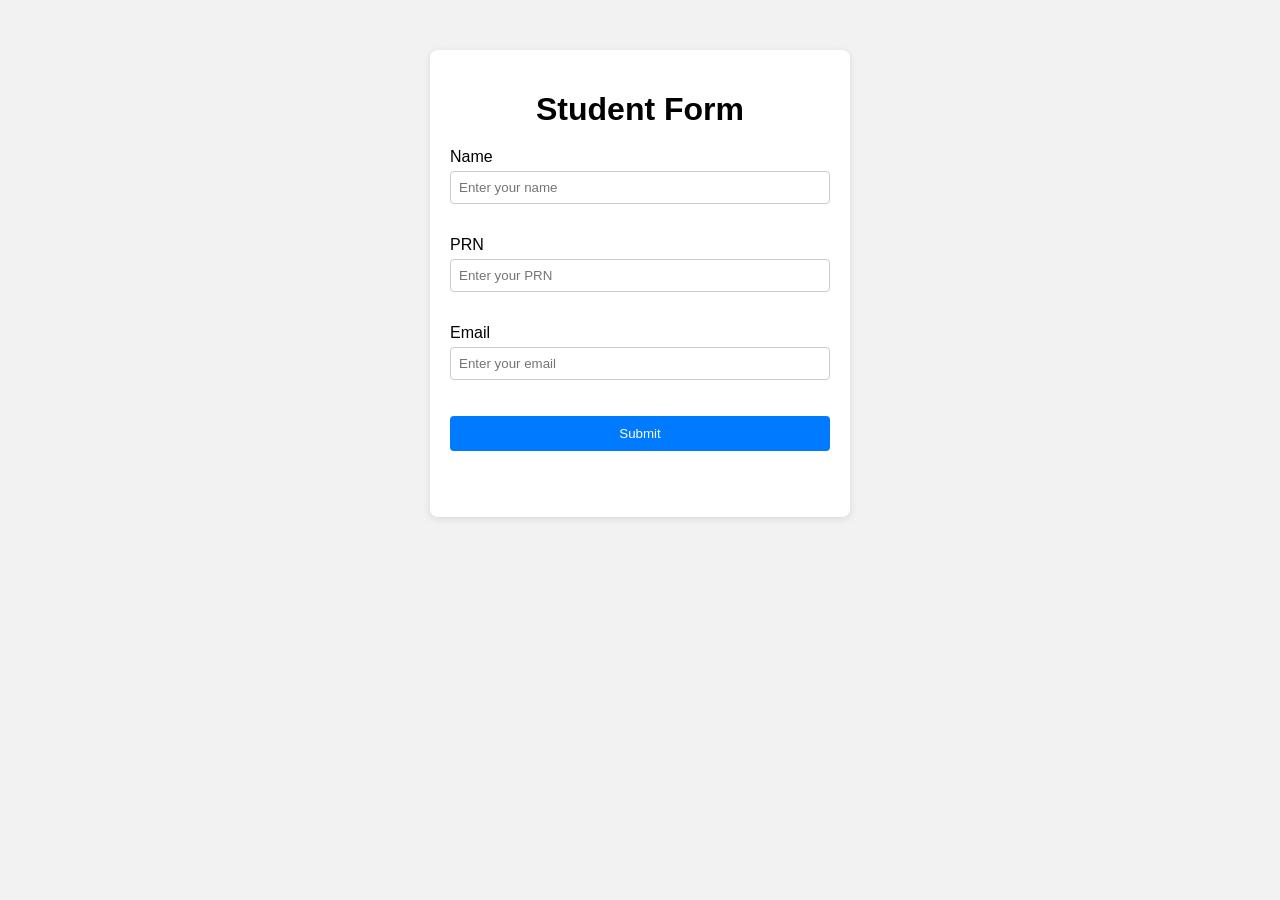
<file: Assignment-form_validation/index.html>
<!DOCTYPE html>
<html lang="en">
<head>
  <meta charset="UTF-8" />
  <meta name="viewport" content="width=device-width, initial-scale=1.0" />
  <title>Student Form Validation</title>
  <link rel="stylesheet" href="style.css" />
</head>
<body>
  <div class="container">
    <h1>Student Form</h1>

    <form id="studentForm" novalidate>
      <label for="name">Name</label>
      <input type="text" id="name" placeholder="Enter your name" />
      <p class="error" id="nameError"></p>

      <label for="prn">PRN</label>
      <input type="text" id="prn" placeholder="Enter your PRN" />
      <p class="error" id="prnError"></p>

      <label for="email">Email</label>
      <input type="text" id="email" placeholder="Enter your email" />
      <p class="error" id="emailError"></p>

      <button type="submit">Submit</button>
      <p class="success" id="successMsg"></p>
    </form>
  </div>

  <script src="script.js"></script>
</body>
</html>
</file>
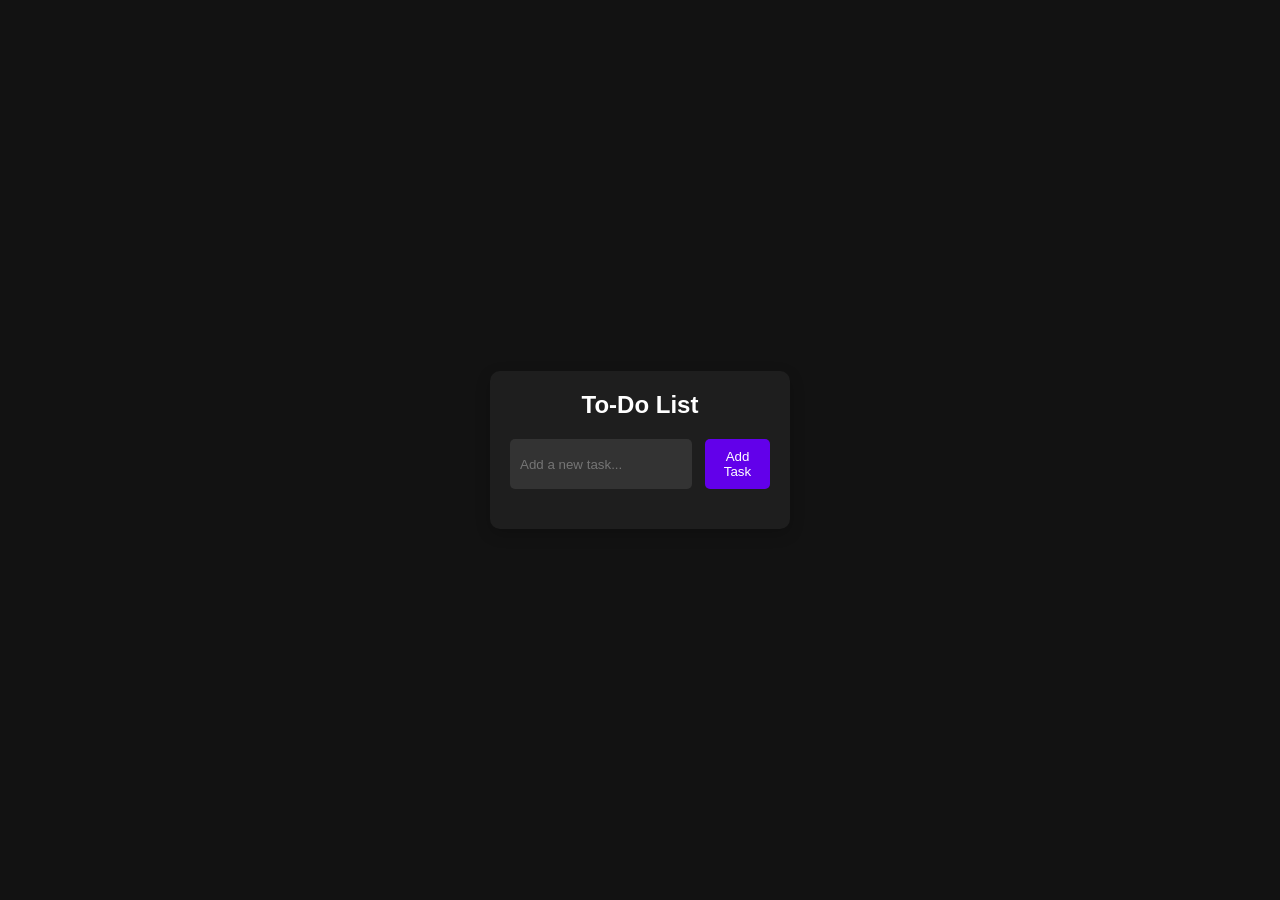
<file: Assignment2/index.html>
<!DOCTYPE html>
<html lang="en">
  <head>
    <meta charset="UTF-8" />
    <meta name="viewport" content="width=device-width, initial-scale=1.0" />
    <title>Dark Mode To-Do List</title> 
    <link rel="stylesheet" href="styles.css" />
  </head>
  <body>
    <div class="container">
      <h1>To-Do List</h1> 
      <div class="input-container">
        <input type="text" id="todo-input" placeholder="Add a new task..." />
        <button id="add-task-btn">Add Task</button>
      </div>
      <ul id="todo-list"></ul>
    </div>
    <script src="script.js"></script>
  </body>
</html>
</file>
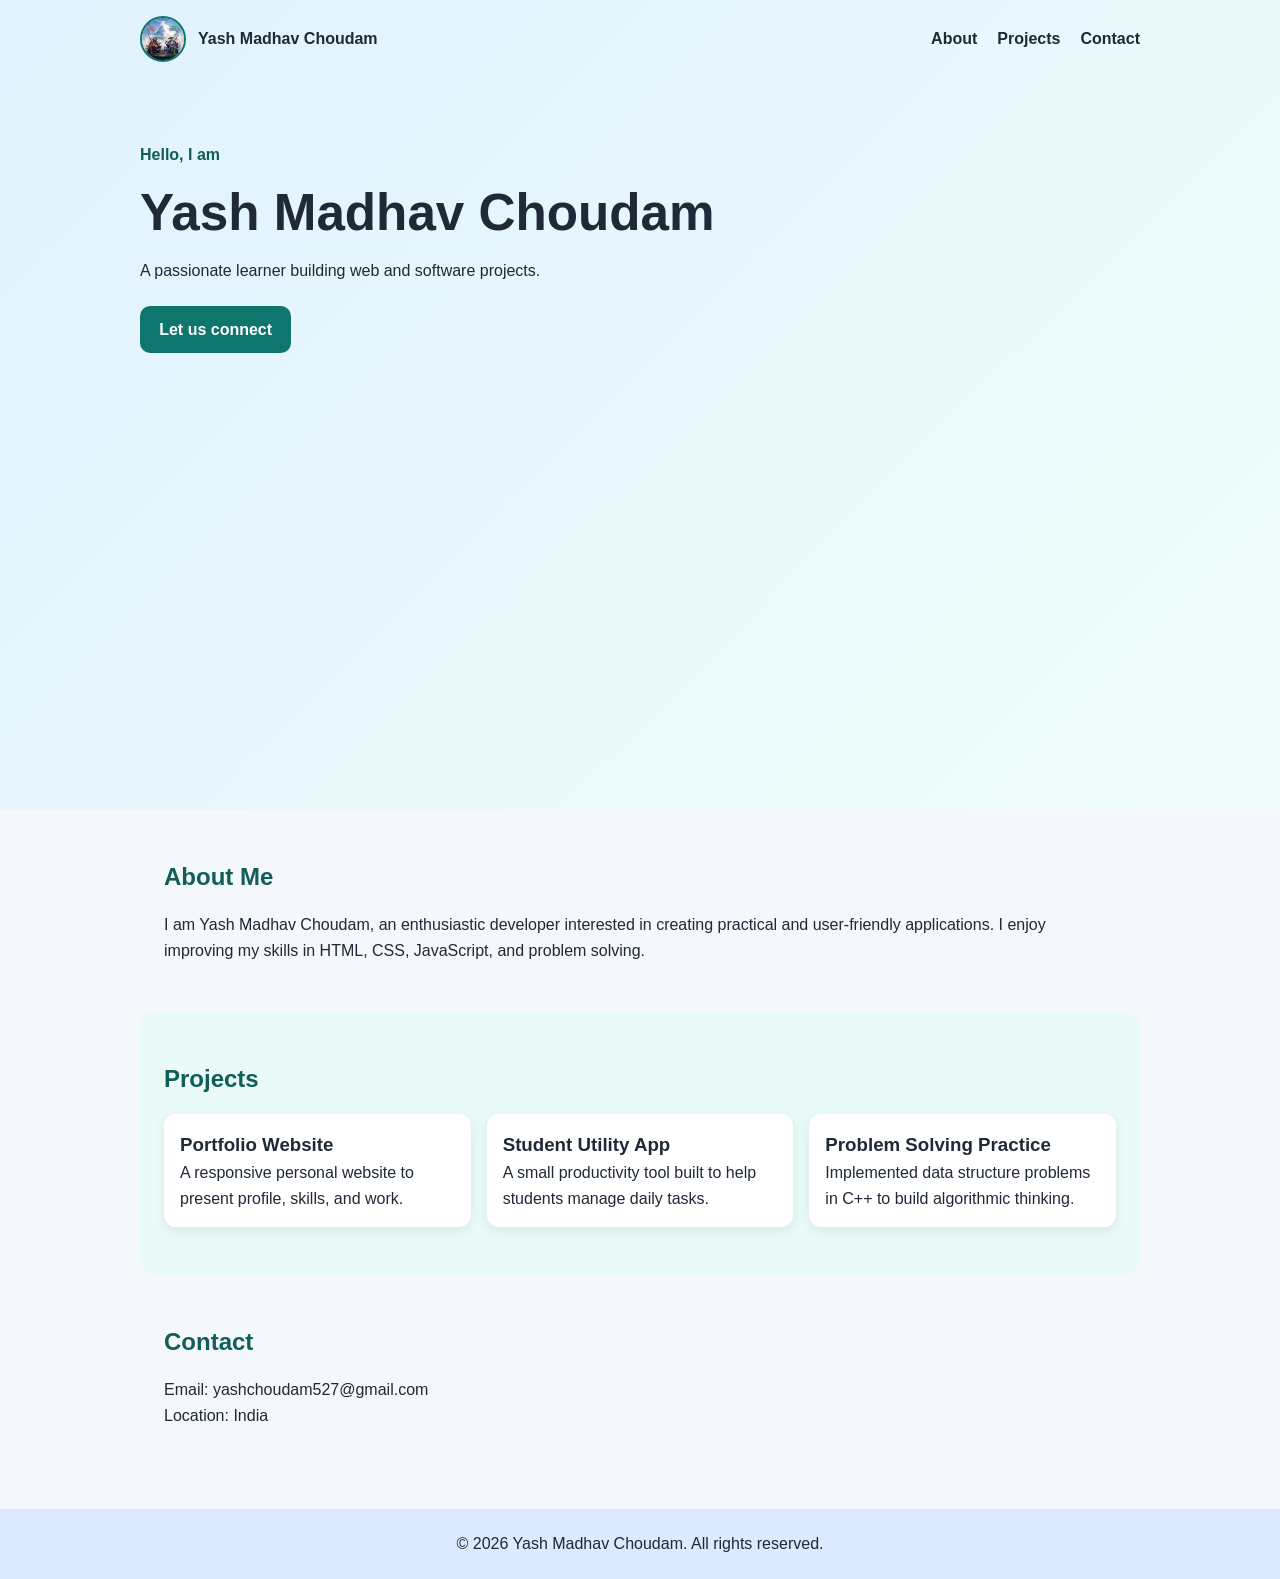
<file: Assignment3.2/index.html>
<!DOCTYPE html>
<html lang="en">
<head>
  <meta charset="UTF-8" />
  <meta name="viewport" content="width=device-width, initial-scale=1.0" />
  <title>Yash Madhav Choudam | Portfolio</title>
  <link rel="stylesheet" href="style.css" />
</head>
<body>
  <header class="hero" id="home">
    <nav class="navbar">
      <a href="#home" class="brand">
        <img src="SM.jpg" alt="Logo" class="logo" />
        <span>Yash Madhav Choudam</span>
      </a>
      <button class="menu-btn" id="menuBtn" aria-label="Toggle menu">Menu</button>
      <ul class="nav-links" id="navLinks">
        <li><a href="#about">About</a></li>
        <li><a href="#projects">Projects</a></li>
        <li><a href="#contact">Contact</a></li>
      </ul>
    </nav>

    <div class="hero-content">
      <p class="intro">Hello, I am</p>
      <h1>Yash Madhav Choudam</h1>
      <p class="subtitle">A passionate learner building web and software projects.</p>
      <a href="#contact" class="btn">Let us connect</a>
    </div>
  </header>

  <main>
    <section id="about" class="section">
      <h2>About Me</h2>
      <p>
        I am Yash Madhav Choudam, an enthusiastic developer interested in creating
        practical and user-friendly applications. I enjoy improving my skills in
        HTML, CSS, JavaScript, and problem solving.
      </p>
    </section>

    <section id="projects" class="section alt">
      <h2>Projects</h2>
      <div class="cards">
        <article class="card">
          <h3>Portfolio Website</h3>
          <p>A responsive personal website to present profile, skills, and work.</p>
        </article>
        <article class="card">
          <h3>Student Utility App</h3>
          <p>A small productivity tool built to help students manage daily tasks.</p>
        </article>
        <article class="card">
          <h3>Problem Solving Practice</h3>
          <p>Implemented data structure problems in C++ to build algorithmic thinking.</p>
        </article>
      </div>
    </section>

    <section id="contact" class="section">
      <h2>Contact</h2>
      <p>Email: yashchoudam527@gmail.com</p>
      <p>Location: India</p>
    </section>
  </main>

  <footer>
    <p>&copy; <span id="year"></span> Yash Madhav Choudam. All rights reserved.</p>
  </footer>

  <script src="script.js"></script>
</body>
</html>
</file>
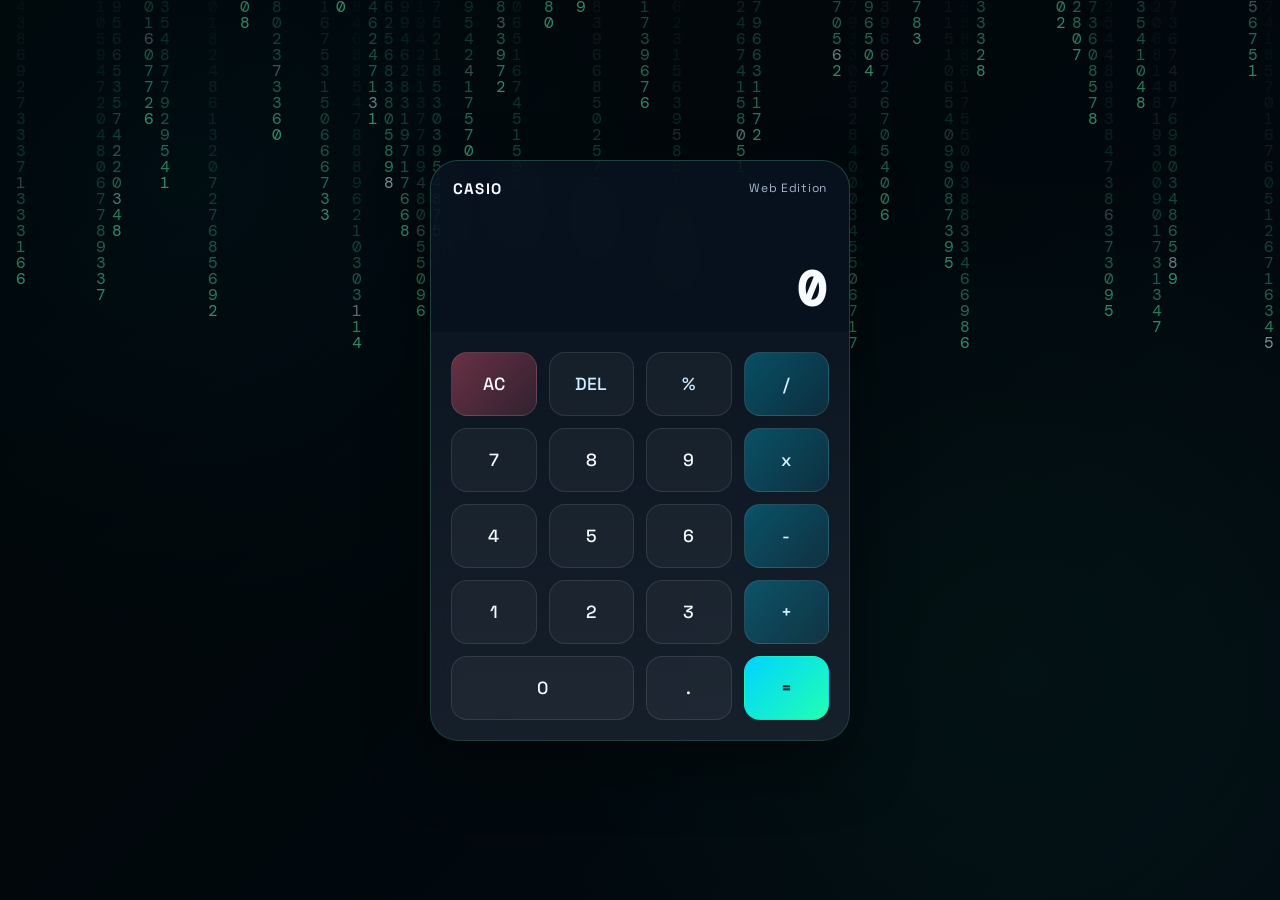
<file: Assignment3/index.html>
﻿<!DOCTYPE html>
<html lang="en">
<head>
  <meta charset="UTF-8" />
  <meta name="viewport" content="width=device-width, initial-scale=1.0" />
  <title>CASIO | Modern Web Calculator</title>
  <link rel="preconnect" href="https://fonts.googleapis.com" />
  <link rel="preconnect" href="https://fonts.gstatic.com" crossorigin />
  <link href="https://fonts.googleapis.com/css2?family=Space+Grotesk:wght@400;500;700&family=DM+Mono:wght@400;500&display=swap" rel="stylesheet" />
  <link rel="stylesheet" href="style.css" />
</head>
<body>
  <canvas id="matrix-bg" aria-hidden="true"></canvas>

  <main class="app-shell">
    <section class="calculator" aria-label="Calculator">
      <header class="calc-header">
        <p class="brand">Casio</p>
        <p class="mode">Web Edition</p>
      </header>

      <div class="display-wrap" role="status" aria-live="polite">
        <p id="history" class="history"></p>
        <h1 id="display" class="display">0</h1>
      </div>

      <div class="keys" role="group" aria-label="Calculator keys">
        <button class="key key-ac" data-action="clear">AC</button>
        <button class="key key-fn" data-action="delete">DEL</button>
        <button class="key key-fn" data-action="percent">%</button>
        <button class="key key-op" data-action="operator" data-value="/">/</button>

        <button class="key" data-action="digit" data-value="7">7</button>
        <button class="key" data-action="digit" data-value="8">8</button>
        <button class="key" data-action="digit" data-value="9">9</button>
        <button class="key key-op" data-action="operator" data-value="*">x</button>

        <button class="key" data-action="digit" data-value="4">4</button>
        <button class="key" data-action="digit" data-value="5">5</button>
        <button class="key" data-action="digit" data-value="6">6</button>
        <button class="key key-op" data-action="operator" data-value="-">-</button>

        <button class="key" data-action="digit" data-value="1">1</button>
        <button class="key" data-action="digit" data-value="2">2</button>
        <button class="key" data-action="digit" data-value="3">3</button>
        <button class="key key-op" data-action="operator" data-value="+">+</button>

        <button class="key key-wide" data-action="digit" data-value="0">0</button>
        <button class="key" data-action="decimal">.</button>
        <button class="key key-equals" data-action="equals">=</button>
      </div>
    </section>
  </main>

  <script src="script.js"></script>
</body>
</html>
</file>
<file: Assignment-form_validation/style.css>
body {
  margin: 0;
  font-family: Arial, sans-serif;
  background: #f2f2f2;
}

.container {
  max-width: 380px;
  margin: 50px auto;
  background: #ffffff;
  padding: 20px;
  border-radius: 8px;
  box-shadow: 0 2px 8px rgba(0, 0, 0, 0.1);
}

h1 {
  text-align: center;
  margin-bottom: 20px;
}

label {
  display: block;
  margin-top: 12px;
  margin-bottom: 5px;
}

input {
  width: 100%;
  padding: 8px;
  border: 1px solid #ccc;
  border-radius: 4px;
  box-sizing: border-box;
}

button {
  width: 100%;
  margin-top: 16px;
  padding: 10px;
  border: none;
  background: #007bff;
  color: #fff;
  border-radius: 4px;
  cursor: pointer;
}

.error {
  color: red;
  font-size: 13px;
  min-height: 16px;
  margin: 4px 0 0;
}

.success {
  color: green;
  text-align: center;
  margin-top: 12px;
  min-height: 18px;
}
</file>
<file: Assignment2/styles.css>
/* styles.css */
  * {
    margin: 0;
    padding: 0;
    box-sizing: border-box;
  }

  body {
    font-family: Arial, sans-serif;
    background-color: #121212;
    color: #ffffff;
    display: flex;
    justify-content: center;
    align-items: center;
    height: 100vh;
  }

  .container {
    background-color: #1e1e1e;
    padding: 20px;
    border-radius: 10px;
    width: 300px;
    box-shadow: 0 5px 15px rgba(0, 0, 0, 0.2);
  }

  h1 {
    text-align: center;
    margin-bottom: 20px;
    font-size: 24px; 
  }

  .input-container {
    display: flex;
    justify-content: space-between;
    margin-bottom: 20px;
  }

  input[type="text"] {
    width: 70%;
    padding: 10px;
    background-color: #333333;
    border: none;
    border-radius: 5px;
    color: #fff;
    outline: none;
  }

  button {
    width: 25%;
    padding: 10px;
    background-color: #6200ea;
    border: none;
    border-radius: 5px;
    color: #fff;
    cursor: pointer;
    transition: background-color 0.3s;
  }

  button:hover {
    background-color: #3700b3;
  }
  
  ul {
    list-style-type: none;
    padding: 0;
  }

  li {
    background-color: #333333;
    padding: 10px;
    margin-bottom: 10px;
    border-radius: 5px;
    display: flex;
    justify-content: space-between;
    align-items: center;
  }

  li.completed {
    text-decoration: line-through;
    opacity: 0.7;
  }

  li button {
    background-color: #d32f2f;
    border: none;
    padding: 5px;
    color: white;
    border-radius: 5px;
    cursor: pointer;
  }

  li button:hover {
    background-color: #b71c1c;
  }
</file>
<file: Assignment3.2/style.css>
:root {
  --bg: #f4f7fb;
  --text: #1f2937;
  --card: #ffffff;
  --accent: #0f766e;
  --accent-dark: #115e59;
}

* {
  box-sizing: border-box;
  margin: 0;
  padding: 0;
}

body {
  font-family: "Segoe UI", Tahoma, Geneva, Verdana, sans-serif;
  color: var(--text);
  background: var(--bg);
  line-height: 1.6;
}

.hero {
  min-height: 90vh;
  background: linear-gradient(135deg, #e0f2fe, #f0fdfa);
  padding: 1rem 1.5rem 3rem;
}

.navbar {
  display: flex;
  align-items: center;
  justify-content: space-between;
  max-width: 1000px;
  margin: 0 auto;
  position: relative;
}

.brand {
  display: flex;
  align-items: center;
  gap: 0.75rem;
  text-decoration: none;
  color: var(--text);
  font-weight: 700;
}

.logo {
  width: 46px;
  height: 46px;
  border-radius: 50%;
  object-fit: cover;
  border: 2px solid var(--accent);
}

.nav-links {
  list-style: none;
  display: flex;
  gap: 1.25rem;
}

.nav-links a {
  text-decoration: none;
  color: var(--text);
  font-weight: 600;
}

.menu-btn {
  display: none;
  border: 1px solid var(--accent);
  background: #fff;
  color: var(--accent-dark);
  padding: 0.4rem 0.7rem;
  border-radius: 8px;
  cursor: pointer;
}

.hero-content {
  max-width: 1000px;
  margin: 5rem auto 0;
}

.intro {
  color: var(--accent-dark);
  font-weight: 600;
}

h1 {
  font-size: clamp(2rem, 5vw, 3.2rem);
  margin: 0.25rem 0;
}

.subtitle {
  max-width: 550px;
  margin-bottom: 1.4rem;
}

.btn {
  display: inline-block;
  background: var(--accent);
  color: #fff;
  text-decoration: none;
  padding: 0.7rem 1.2rem;
  border-radius: 10px;
  font-weight: 600;
}

.section {
  max-width: 1000px;
  margin: 0 auto;
  padding: 3rem 1.5rem;
}

.section h2 {
  margin-bottom: 1rem;
  color: var(--accent-dark);
}

.alt {
  background: #eafaf8;
  border-radius: 14px;
}

.cards {
  display: grid;
  grid-template-columns: repeat(auto-fit, minmax(220px, 1fr));
  gap: 1rem;
}

.card {
  background: var(--card);
  padding: 1rem;
  border-radius: 12px;
  box-shadow: 0 4px 12px rgba(0, 0, 0, 0.08);
}

footer {
  text-align: center;
  padding: 1.4rem;
  background: #dbeafe;
  margin-top: 2rem;
}

@media (max-width: 760px) {
  .menu-btn {
    display: block;
  }

  .nav-links {
    position: absolute;
    top: 60px;
    right: 0;
    flex-direction: column;
    background: #ffffff;
    padding: 0.75rem;
    border-radius: 10px;
    box-shadow: 0 4px 12px rgba(0, 0, 0, 0.12);
    display: none;
  }

  .nav-links.open {
    display: flex;
  }
}
</file>
<file: Assignment3/style.css>
:root {
  --bg-1: #02070d;
  --bg-2: #061422;
  --card: rgba(10, 21, 36, 0.72);
  --stroke: rgba(125, 255, 187, 0.2);
  --text-main: #f7fbff;
  --text-soft: #a7b6cb;
  --accent: #00d4ff;
  --accent-2: #21ffb3;
  --shadow: 0 24px 64px rgba(0, 0, 0, 0.45);
}

* {
  box-sizing: border-box;
}

body {
  margin: 0;
  min-height: 100vh;
  font-family: "Space Grotesk", sans-serif;
  color: var(--text-main);
  background:
    radial-gradient(circle at 15% 20%, rgba(0, 212, 255, 0.08), transparent 38%),
    radial-gradient(circle at 80% 75%, rgba(33, 255, 179, 0.08), transparent 42%),
    linear-gradient(135deg, var(--bg-1), var(--bg-2));
  display: grid;
  place-items: center;
  padding: 24px;
  overflow: hidden;
}

#matrix-bg {
  position: fixed;
  inset: 0;
  width: 100vw;
  height: 100vh;
  z-index: 0;
  pointer-events: none;
  opacity: 0.55;
}

.app-shell {
  width: min(420px, 100%);
  position: relative;
  z-index: 1;
}

.calculator {
  border: 1px solid var(--stroke);
  background: var(--card);
  border-radius: 28px;
  box-shadow: var(--shadow);
  backdrop-filter: blur(18px);
  overflow: hidden;
  animation: float-in 0.7s ease;
}

.calc-header {
  display: flex;
  justify-content: space-between;
  align-items: center;
  padding: 18px 22px 8px;
}

.brand {
  margin: 0;
  font-size: 0.95rem;
  letter-spacing: 0.08em;
  font-weight: 700;
  text-transform: uppercase;
}

.mode {
  margin: 0;
  color: var(--text-soft);
  font-size: 0.75rem;
  letter-spacing: 0.06em;
}

.display-wrap {
  padding: 14px 22px 18px;
  min-height: 126px;
  display: grid;
  align-content: end;
  gap: 10px;
}

.history {
  margin: 0;
  text-align: right;
  min-height: 20px;
  color: var(--text-soft);
  font-family: "DM Mono", monospace;
  font-size: 0.9rem;
  letter-spacing: 0.02em;
}

.display {
  margin: 0;
  text-align: right;
  font-family: "DM Mono", monospace;
  font-size: clamp(2.1rem, 7vw, 3rem);
  line-height: 1;
  letter-spacing: 0.02em;
  text-wrap: balance;
}

.keys {
  display: grid;
  grid-template-columns: repeat(4, 1fr);
  gap: 12px;
  padding: 20px;
  background: linear-gradient(180deg, rgba(255, 255, 255, 0.02), rgba(255, 255, 255, 0.06));
}

.key {
  border: 1px solid rgba(255, 255, 255, 0.1);
  border-radius: 16px;
  min-height: 64px;
  font: 500 1.1rem "Space Grotesk", sans-serif;
  color: var(--text-main);
  background: rgba(255, 255, 255, 0.04);
  cursor: pointer;
  transition: transform 0.12s ease, background 0.2s ease, border-color 0.2s ease, box-shadow 0.2s ease;
}

.key:hover {
  border-color: rgba(255, 255, 255, 0.24);
  background: rgba(255, 255, 255, 0.1);
}

.key:active,
.key.is-pressed {
  transform: translateY(2px) scale(0.98);
  box-shadow: inset 0 0 0 999px rgba(255, 255, 255, 0.08);
}

.key-op {
  color: #d7f5ff;
  background: linear-gradient(135deg, rgba(0, 212, 255, 0.3), rgba(0, 212, 255, 0.12));
}

.key-equals {
  background: linear-gradient(135deg, var(--accent), var(--accent-2));
  color: #06232c;
  font-weight: 700;
  border-color: transparent;
}

.key-ac {
  background: linear-gradient(135deg, rgba(255, 95, 124, 0.38), rgba(255, 95, 124, 0.15));
}

.key-fn {
  color: #ceebff;
}

.key-wide {
  grid-column: span 2;
}

@keyframes float-in {
  from {
    opacity: 0;
    transform: translateY(22px) scale(0.98);
  }
  to {
    opacity: 1;
    transform: translateY(0) scale(1);
  }
}

@media (max-width: 440px) {
  .key {
    min-height: 58px;
    border-radius: 14px;
  }

  .keys {
    gap: 10px;
    padding: 16px;
  }
}
</file>
